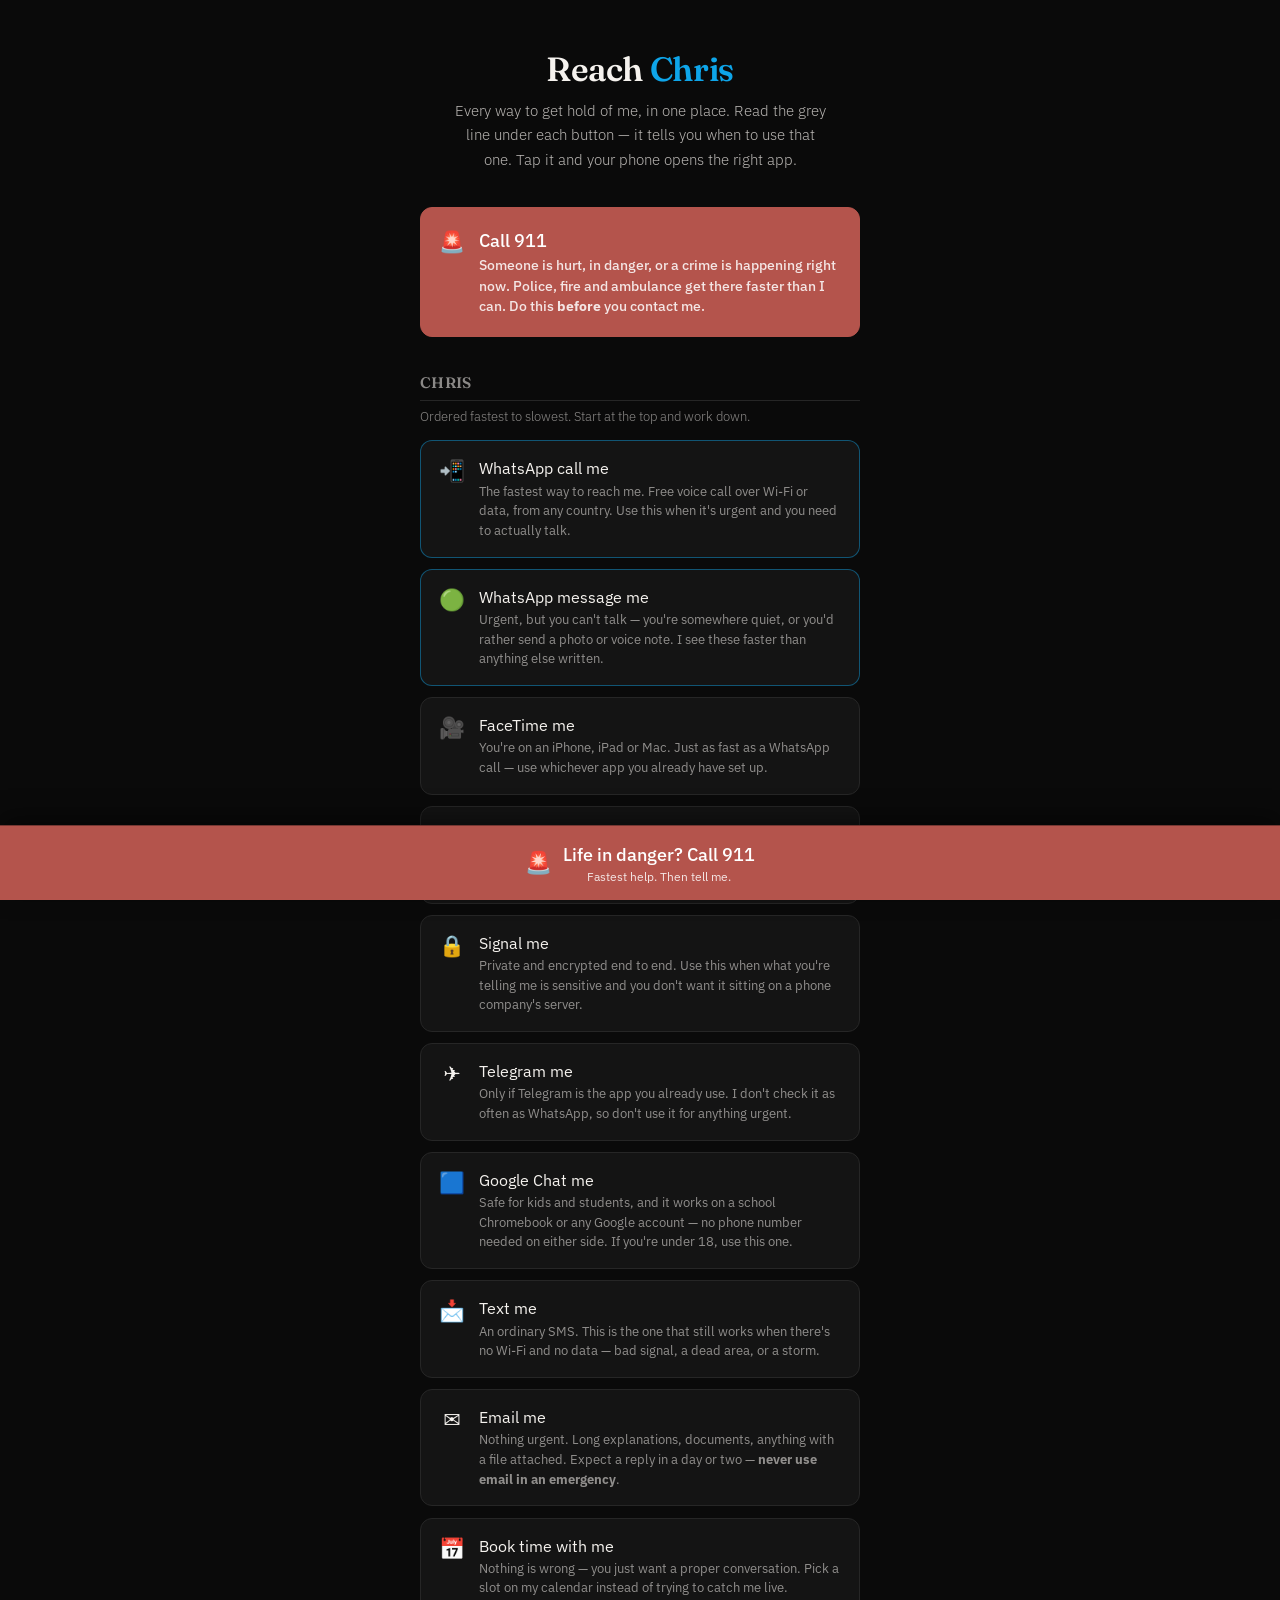
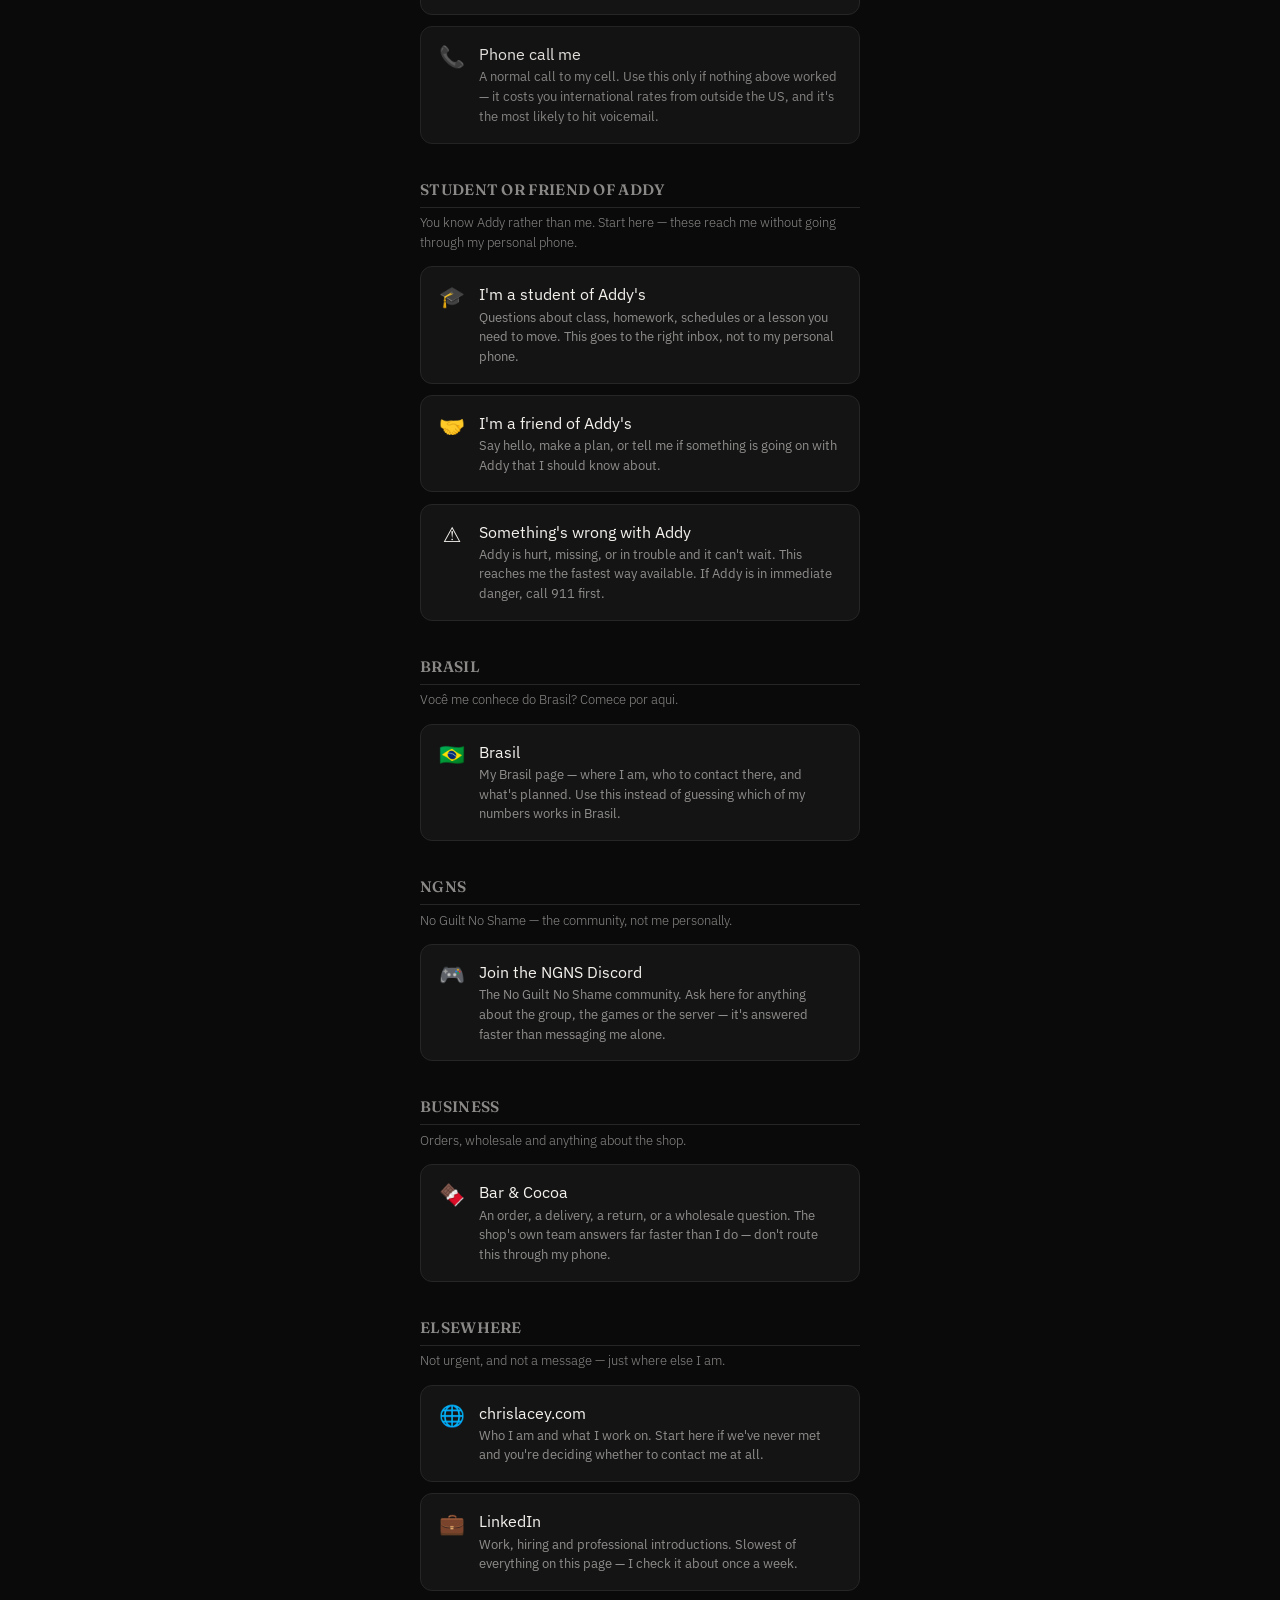
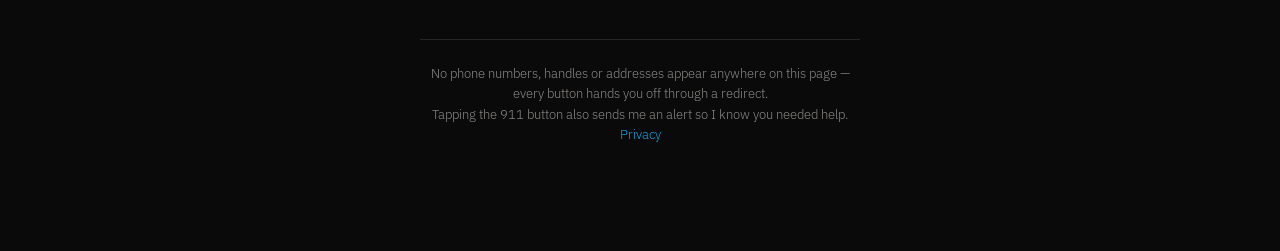
<file: connect/index.html>
<!DOCTYPE html>
<html lang="en">
<head>
<meta charset="UTF-8">
<meta name="viewport" content="width=device-width, initial-scale=1.0">
<meta name="robots" content="noindex, nofollow">
<title>Reach Chris — Emergency</title>
<link rel="preconnect" href="https://fonts.googleapis.com">
<link rel="preconnect" href="https://fonts.gstatic.com" crossorigin>
<link href="https://fonts.googleapis.com/css2?family=Fraunces:opsz,wght@9..144,400;9..144,600&family=IBM+Plex+Sans:wght@300;400;500&display=swap" rel="stylesheet">
<style>
  :root {
    --ink: #0a0a0a;
    --mid: #141414;
    --rule: #262626;
    --paper: #f5f2ee;
    --muted: rgba(245,242,238,0.55);
    --accent: #0EA5E9;
    --urgent: #b4544c;
    --display: 'Fraunces', Georgia, serif;
    --body: 'IBM Plex Sans', system-ui, -apple-system, sans-serif;
    --strip-h: 4.6rem;
  }
  * { box-sizing: border-box; }
  html, body {
    margin: 0; padding: 0;
    background: var(--ink);
    color: var(--paper);
    font-family: var(--body);
    font-weight: 300;
    -webkit-text-size-adjust: 100%;
  }
  .wrap {
    max-width: 480px;
    margin: 0 auto;
    padding: 3rem 1.25rem calc(var(--strip-h) + env(safe-area-inset-bottom, 0px) + 2rem);
  }
  h1 {
    font-family: var(--display);
    font-weight: 600;
    font-size: clamp(1.7rem, 6vw, 2.1rem);
    text-align: center;
    margin: 0 0 0.5rem;
    letter-spacing: -0.01em;
  }
  h1 span { color: var(--accent); }
  .lede {
    text-align: center;
    color: rgba(245,242,238,0.75);
    font-size: 0.95rem;
    line-height: 1.6;
    margin: 0 auto 2.25rem;
    max-width: 380px;
  }
  h2 {
    font-family: var(--display);
    font-weight: 600;
    font-size: 0.95rem;
    letter-spacing: 0.02em;
    color: var(--muted);
    text-transform: uppercase;
    margin: 2.25rem 0 0.35rem;
    padding-bottom: 0.5rem;
    border-bottom: 1px solid var(--rule);
  }
  .cat-note {
    font-size: 0.8rem;
    color: var(--muted);
    line-height: 1.55;
    margin: 0 0 0.85rem;
  }
  a.btn {
    display: flex;
    align-items: flex-start;
    gap: 0.9rem;
    width: 100%;
    background: var(--mid);
    border: 1px solid var(--rule);
    border-radius: 12px;
    padding: 1rem 1.15rem;
    margin-bottom: 0.7rem;
    color: var(--paper);
    text-decoration: none;
    font-size: 1.02rem;
    font-weight: 400;
    transition: border-color 0.15s ease, background 0.15s ease;
  }
  a.btn:hover, a.btn:focus { border-color: var(--accent); background: #1a1a1a; }
  a.btn .ico { font-size: 1.3rem; line-height: 1.3; flex: none; width: 1.6rem; text-align: center; }
  a.btn .label { flex: 1; }
  a.btn .sub { display: block; font-size: 0.82rem; color: var(--muted); margin-top: 0.2rem; line-height: 1.5; }
  a.btn.urgent {
    background: var(--urgent);
    border-color: var(--urgent);
    color: #fff;
    font-weight: 500;
    font-size: 1.15rem;
    padding: 1.25rem 1.15rem;
  }
  a.btn.urgent .sub { color: rgba(255,255,255,0.85); font-size: 0.85rem; }
  a.btn.urgent:hover, a.btn.urgent:focus { background: #c96057; border-color: #c96057; }
  a.btn.primary { border-color: rgba(14,165,233,0.45); }
  a.btn.last-resort { opacity: 0.92; }
  footer {
    border-top: 1px solid var(--rule);
    margin-top: 3rem;
    padding-top: 1.5rem;
    text-align: center;
    font-size: 0.8rem;
    color: var(--muted);
    line-height: 1.6;
  }
  footer a { color: var(--accent); text-decoration: none; }
  footer a:hover { text-decoration: underline; }

  /* Sticky bottom emergency strip */
  .strip {
    position: fixed;
    left: 0; right: 0; bottom: 0;
    z-index: 50;
    background: var(--urgent);
    border-top: 1px solid rgba(0,0,0,0.35);
    box-shadow: 0 -8px 24px rgba(0,0,0,0.45);
    padding-bottom: env(safe-area-inset-bottom, 0px);
  }
  .strip a {
    display: flex;
    align-items: center;
    justify-content: center;
    gap: 0.7rem;
    min-height: var(--strip-h);
    padding: 0.9rem 1rem;
    color: #fff;
    text-decoration: none;
    font-weight: 500;
    font-size: 1.1rem;
    text-align: center;
  }
  .strip a:hover, .strip a:focus { background: #c96057; }
  .strip .ico { font-size: 1.35rem; line-height: 1; }
  .strip .sub { display: block; font-size: 0.78rem; font-weight: 400; color: rgba(255,255,255,0.85); margin-top: 0.1rem; }
  @media (prefers-reduced-motion: no-preference) {
    .strip { transition: background 0.15s ease; }
  }
</style>
</head>
<body>
<div class="wrap">
  <h1>Reach <span>Chris</span></h1>
  <p class="lede">Every way to get hold of me, in one place. Read the grey line under each button — it tells you when to use that one. Tap it and your phone opens the right app.</p>

  <a class="btn urgent js-911" href="tel:911" data-c="911">
    <span class="ico">🚨</span>
    <span class="label">Call 911
      <span class="sub">Someone is hurt, in danger, or a crime is happening right now. Police, fire and ambulance get there faster than I can. Do this <strong>before</strong> you contact me.</span>
    </span>
  </a>

  <h2>Chris</h2>
  <p class="cat-note">Ordered fastest to slowest. Start at the top and work down.</p>

  <a class="btn primary" href="https://emergency.chrislacey.com/go.php?c=whatsapp-call">
    <span class="ico">📲</span>
    <span class="label">WhatsApp call me
      <span class="sub">The fastest way to reach me. Free voice call over Wi-Fi or data, from any country. Use this when it's urgent and you need to actually talk.</span>
    </span>
  </a>

  <a class="btn primary" href="https://emergency.chrislacey.com/go.php?c=whatsapp-message">
    <span class="ico">🟢</span>
    <span class="label">WhatsApp message me
      <span class="sub">Urgent, but you can't talk — you're somewhere quiet, or you'd rather send a photo or voice note. I see these faster than anything else written.</span>
    </span>
  </a>

  <a class="btn" href="https://emergency.chrislacey.com/go.php?c=facetime">
    <span class="ico">🎥</span>
    <span class="label">FaceTime me
      <span class="sub">You're on an iPhone, iPad or Mac. Just as fast as a WhatsApp call — use whichever app you already have set up.</span>
    </span>
  </a>

  <a class="btn" href="https://emergency.chrislacey.com/go.php?c=imessage">
    <span class="ico">💬</span>
    <span class="label">iMessage me
      <span class="sub">Apple device to Apple device. Good if you're in the US and this is already how you text me.</span>
    </span>
  </a>

  <a class="btn" href="https://emergency.chrislacey.com/go.php?c=signal">
    <span class="ico">🔒</span>
    <span class="label">Signal me
      <span class="sub">Private and encrypted end to end. Use this when what you're telling me is sensitive and you don't want it sitting on a phone company's server.</span>
    </span>
  </a>

  <a class="btn" href="https://emergency.chrislacey.com/go.php?c=telegram">
    <span class="ico">✈️</span>
    <span class="label">Telegram me
      <span class="sub">Only if Telegram is the app you already use. I don't check it as often as WhatsApp, so don't use it for anything urgent.</span>
    </span>
  </a>

  <a class="btn" href="https://emergency.chrislacey.com/go.php?c=google-chat">
    <span class="ico">🟦</span>
    <span class="label">Google Chat me
      <span class="sub">Safe for kids and students, and it works on a school Chromebook or any Google account — no phone number needed on either side. If you're under 18, use this one.</span>
    </span>
  </a>

  <a class="btn" href="https://emergency.chrislacey.com/go.php?c=sms">
    <span class="ico">📩</span>
    <span class="label">Text me
      <span class="sub">An ordinary SMS. This is the one that still works when there's no Wi-Fi and no data — bad signal, a dead area, or a storm.</span>
    </span>
  </a>

  <a class="btn" href="https://emergency.chrislacey.com/go.php?c=email">
    <span class="ico">✉️</span>
    <span class="label">Email me
      <span class="sub">Nothing urgent. Long explanations, documents, anything with a file attached. Expect a reply in a day or two — <strong>never use email in an emergency</strong>.</span>
    </span>
  </a>

  <a class="btn" href="https://emergency.chrislacey.com/go.php?c=schedule">
    <span class="ico">📅</span>
    <span class="label">Book time with me
      <span class="sub">Nothing is wrong — you just want a proper conversation. Pick a slot on my calendar instead of trying to catch me live.</span>
    </span>
  </a>

  <a class="btn last-resort" href="https://emergency.chrislacey.com/go.php?c=call">
    <span class="ico">📞</span>
    <span class="label">Phone call me
      <span class="sub">A normal call to my cell. Use this only if nothing above worked — it costs you international rates from outside the US, and it's the most likely to hit voicemail.</span>
    </span>
  </a>

  <h2>Student or Friend of Addy</h2>
  <p class="cat-note">You know Addy rather than me. Start here — these reach me without going through my personal phone.</p>

  <a class="btn" href="https://emergency.chrislacey.com/go.php?c=addy-student">
    <span class="ico">🎓</span>
    <span class="label">I'm a student of Addy's
      <span class="sub">Questions about class, homework, schedules or a lesson you need to move. This goes to the right inbox, not to my personal phone.</span>
    </span>
  </a>

  <a class="btn" href="https://emergency.chrislacey.com/go.php?c=addy-friend">
    <span class="ico">🤝</span>
    <span class="label">I'm a friend of Addy's
      <span class="sub">Say hello, make a plan, or tell me if something is going on with Addy that I should know about.</span>
    </span>
  </a>

  <a class="btn" href="https://emergency.chrislacey.com/go.php?c=addy-urgent">
    <span class="ico">⚠️</span>
    <span class="label">Something's wrong with Addy
      <span class="sub">Addy is hurt, missing, or in trouble and it can't wait. This reaches me the fastest way available. If Addy is in immediate danger, call 911 first.</span>
    </span>
  </a>

  <h2>Brasil</h2>
  <p class="cat-note">Você me conhece do Brasil? Comece por aqui.</p>

  <a class="btn" href="https://emergency.chrislacey.com/go.php?c=brasil">
    <span class="ico">🇧🇷</span>
    <span class="label">Brasil
      <span class="sub">My Brasil page — where I am, who to contact there, and what's planned. Use this instead of guessing which of my numbers works in Brasil.</span>
    </span>
  </a>

  <h2>NGNS</h2>
  <p class="cat-note">No Guilt No Shame — the community, not me personally.</p>

  <a class="btn" href="https://emergency.chrislacey.com/go.php?c=ngns-discord">
    <span class="ico">🎮</span>
    <span class="label">Join the NGNS Discord
      <span class="sub">The No Guilt No Shame community. Ask here for anything about the group, the games or the server — it's answered faster than messaging me alone.</span>
    </span>
  </a>

  <h2>Business</h2>
  <p class="cat-note">Orders, wholesale and anything about the shop.</p>

  <a class="btn" href="https://emergency.chrislacey.com/go.php?c=barandcocoa">
    <span class="ico">🍫</span>
    <span class="label">Bar &amp; Cocoa
      <span class="sub">An order, a delivery, a return, or a wholesale question. The shop's own team answers far faster than I do — don't route this through my phone.</span>
    </span>
  </a>

  <h2>Elsewhere</h2>
  <p class="cat-note">Not urgent, and not a message — just where else I am.</p>

  <a class="btn" href="https://emergency.chrislacey.com/go.php?c=website">
    <span class="ico">🌐</span>
    <span class="label">chrislacey.com
      <span class="sub">Who I am and what I work on. Start here if we've never met and you're deciding whether to contact me at all.</span>
    </span>
  </a>

  <a class="btn" href="https://emergency.chrislacey.com/go.php?c=linkedin">
    <span class="ico">💼</span>
    <span class="label">LinkedIn
      <span class="sub">Work, hiring and professional introductions. Slowest of everything on this page — I check it about once a week.</span>
    </span>
  </a>

  <footer>
    No phone numbers, handles or addresses appear anywhere on this page — every button hands you off through a redirect.<br>
    Tapping the 911 button also sends me an alert so I know you needed help.<br>
    <a href="https://privacy.chrislacey.com">Privacy</a>
  </footer>
</div>

<div class="strip">
  <a class="js-911" href="tel:911" data-c="911-strip">
    <span class="ico">🚨</span>
    <span>Life in danger? Call 911
      <span class="sub">Fastest help. Then tell me.</span>
    </span>
  </a>
</div>

<script>
(function () {
  "use strict";

  var ALERT_ENDPOINT = "https://emergency.chrislacey.com/alert.php";
  var coords = null;

  // Ask for location on load, not on tap. Requesting it at tap time would put a
  // permission dialog between the person and their 911 call. If they allow it here,
  // the coordinates are already cached and ride along with the alert instantly.
  if (navigator.geolocation) {
    try {
      navigator.geolocation.getCurrentPosition(
        function (pos) {
          coords = {
            lat: pos.coords.latitude,
            lon: pos.coords.longitude,
            accuracy_m: pos.coords.accuracy,
            at: new Date(pos.timestamp).toISOString()
          };
        },
        function () { /* denied or unavailable — the alert still sends without it */ },
        { enableHighAccuracy: true, timeout: 10000, maximumAge: 60000 }
      );
    } catch (e) { /* no-op */ }
  }

  function context(which) {
    var n = navigator || {};
    var s = screen || {};
    return {
      button: which,
      page_time: new Date().toISOString(),
      tz: (Intl.DateTimeFormat().resolvedOptions() || {}).timeZone || null,
      tz_offset_min: new Date().getTimezoneOffset(),
      languages: n.languages || (n.language ? [n.language] : []),
      user_agent: n.userAgent || null,
      platform: (n.userAgentData && n.userAgentData.platform) || n.platform || null,
      mobile: (n.userAgentData && n.userAgentData.mobile) || null,
      screen: s.width ? (s.width + "x" + s.height + "@" + (window.devicePixelRatio || 1)) : null,
      network: n.connection ? {
        type: n.connection.effectiveType || null,
        downlink_mbps: n.connection.downlink || null
      } : null,
      battery_hint: null,
      referrer: document.referrer || null,
      href: location.href,
      coords: coords
    };
  }

  // Fire-and-forget. sendBeacon hands the request to the browser, which delivers it
  // even as the page is replaced by the dialer — so nothing here can delay the call.
  function alertChris(which) {
    try {
      var payload = JSON.stringify(context(which));
      // text/plain, not application/json. The endpoint is on a different origin
      // (emergency.chrislacey.com), and application/json is not a CORS-safelisted
      // content type, so it would force a preflight — which a beacon fired as the
      // page is being replaced by the dialer often never completes. text/plain
      // skips the preflight entirely. The body is still JSON; alert.php parses the
      // raw body and does not look at the content type.
      if (navigator.sendBeacon) {
        navigator.sendBeacon(ALERT_ENDPOINT, new Blob([payload], { type: "text/plain;charset=UTF-8" }));
      } else {
        var x = new XMLHttpRequest();
        x.open("POST", ALERT_ENDPOINT, true);
        x.setRequestHeader("Content-Type", "text/plain;charset=UTF-8");
        x.send(payload);
      }
    } catch (e) { /* never block the call */ }
  }

  var buttons = document.querySelectorAll(".js-911");
  for (var i = 0; i < buttons.length; i++) {
    buttons[i].addEventListener("click", function () {
      alertChris(this.getAttribute("data-c"));
      // No preventDefault, no await — the tel: link proceeds immediately.
    }, { passive: true });
  }
})();
</script>
</body>
</html>
</file>
